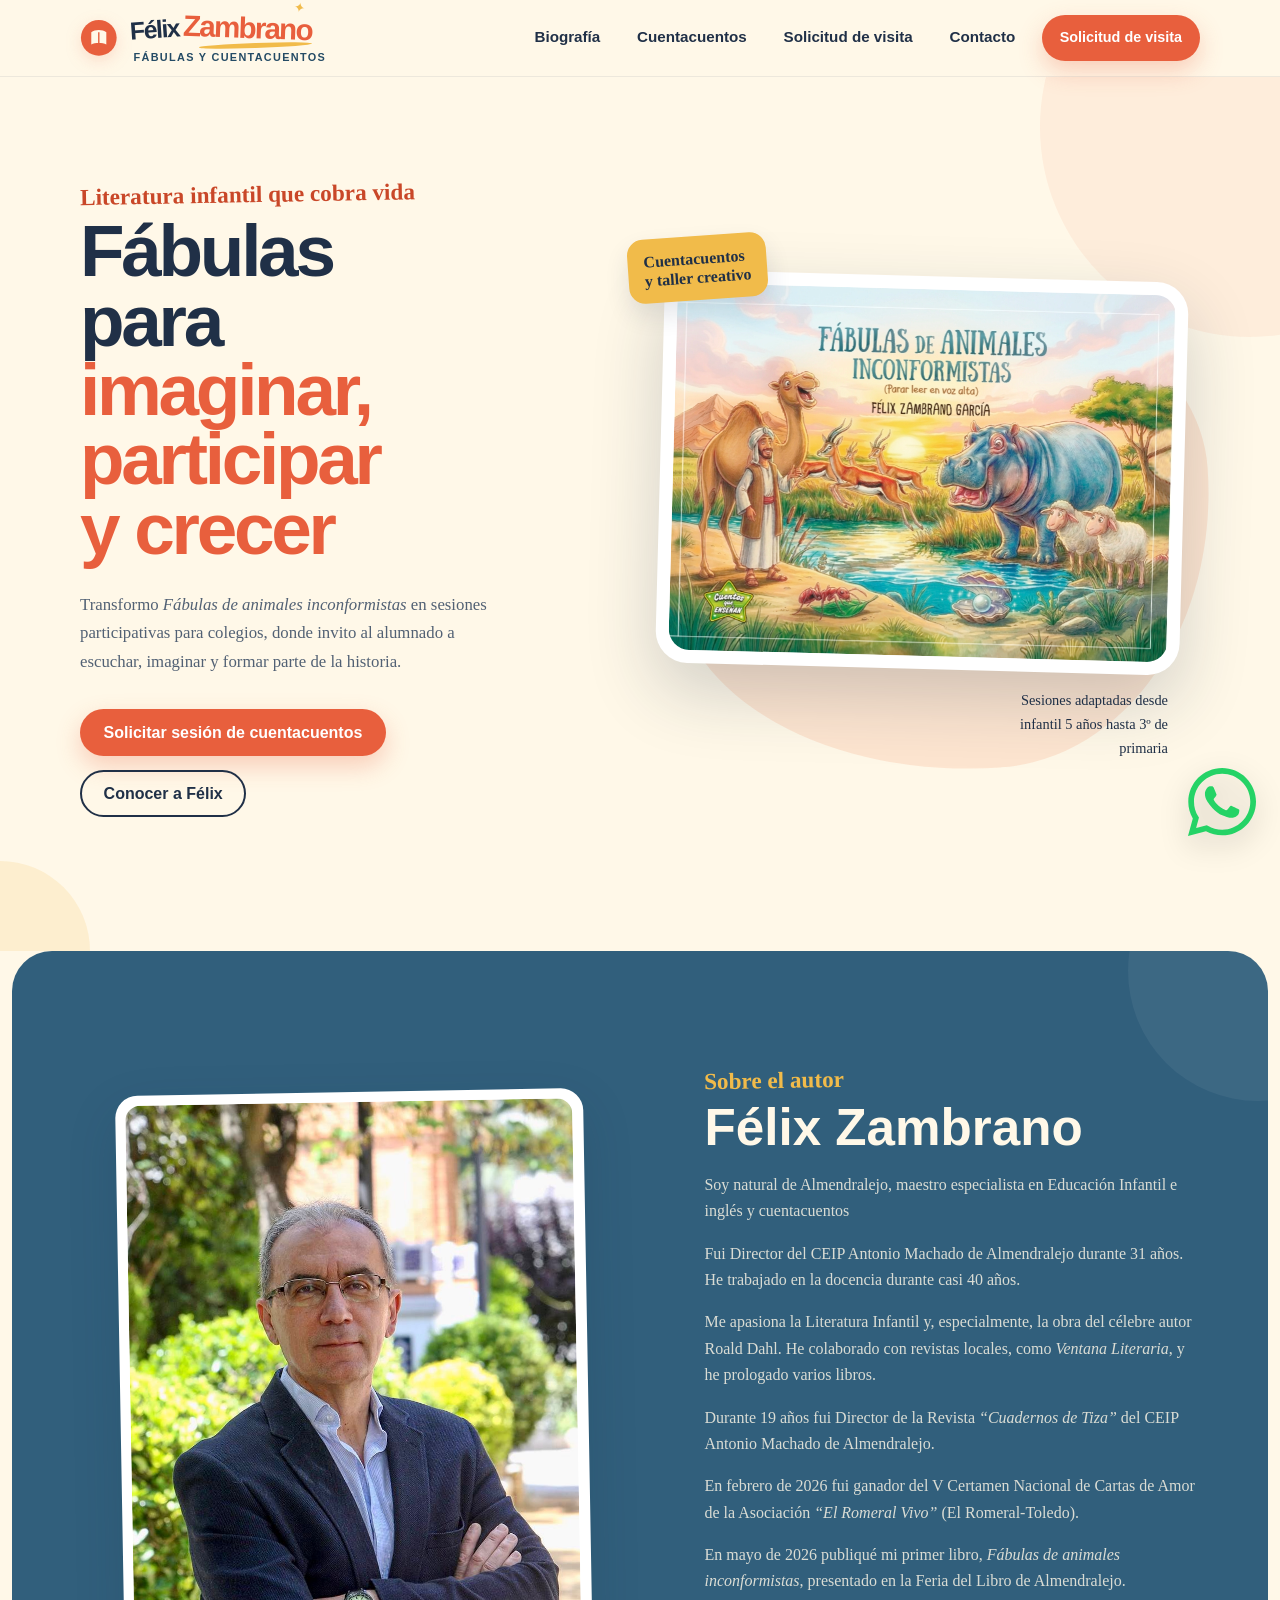
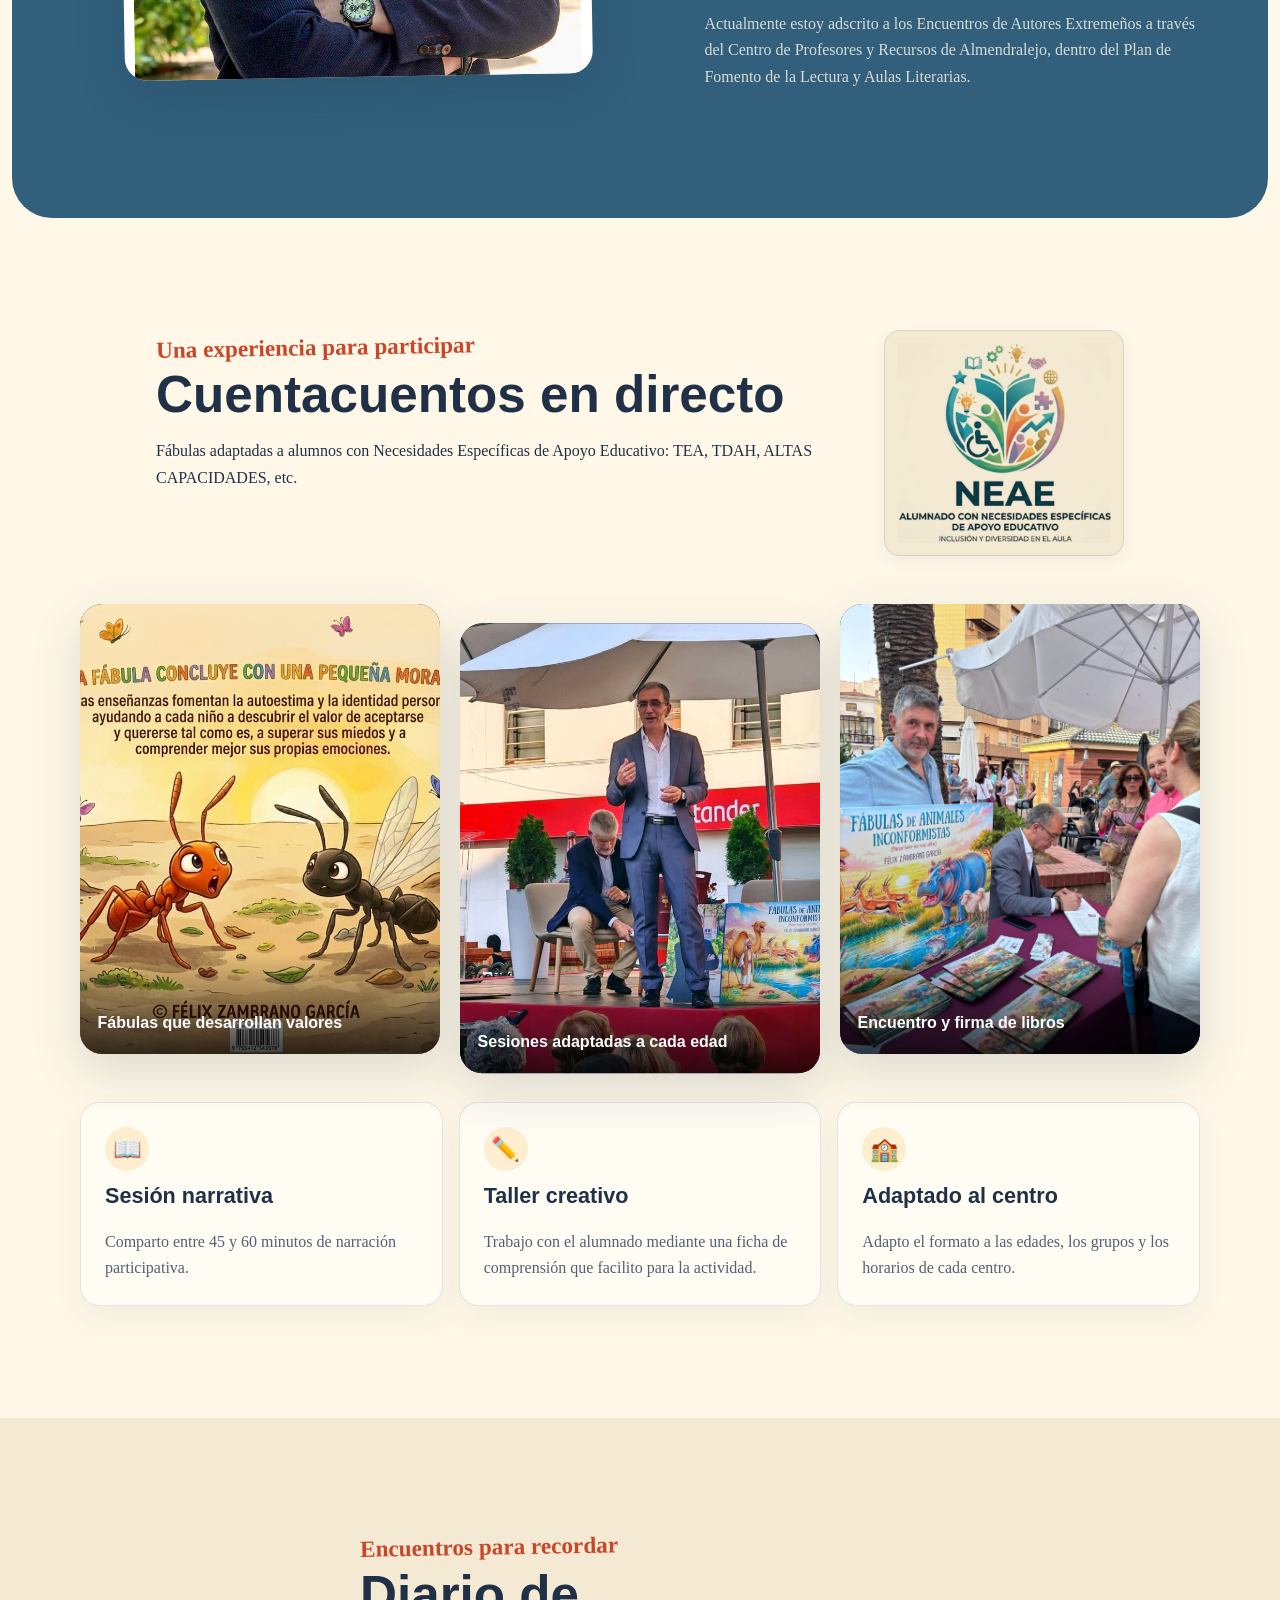
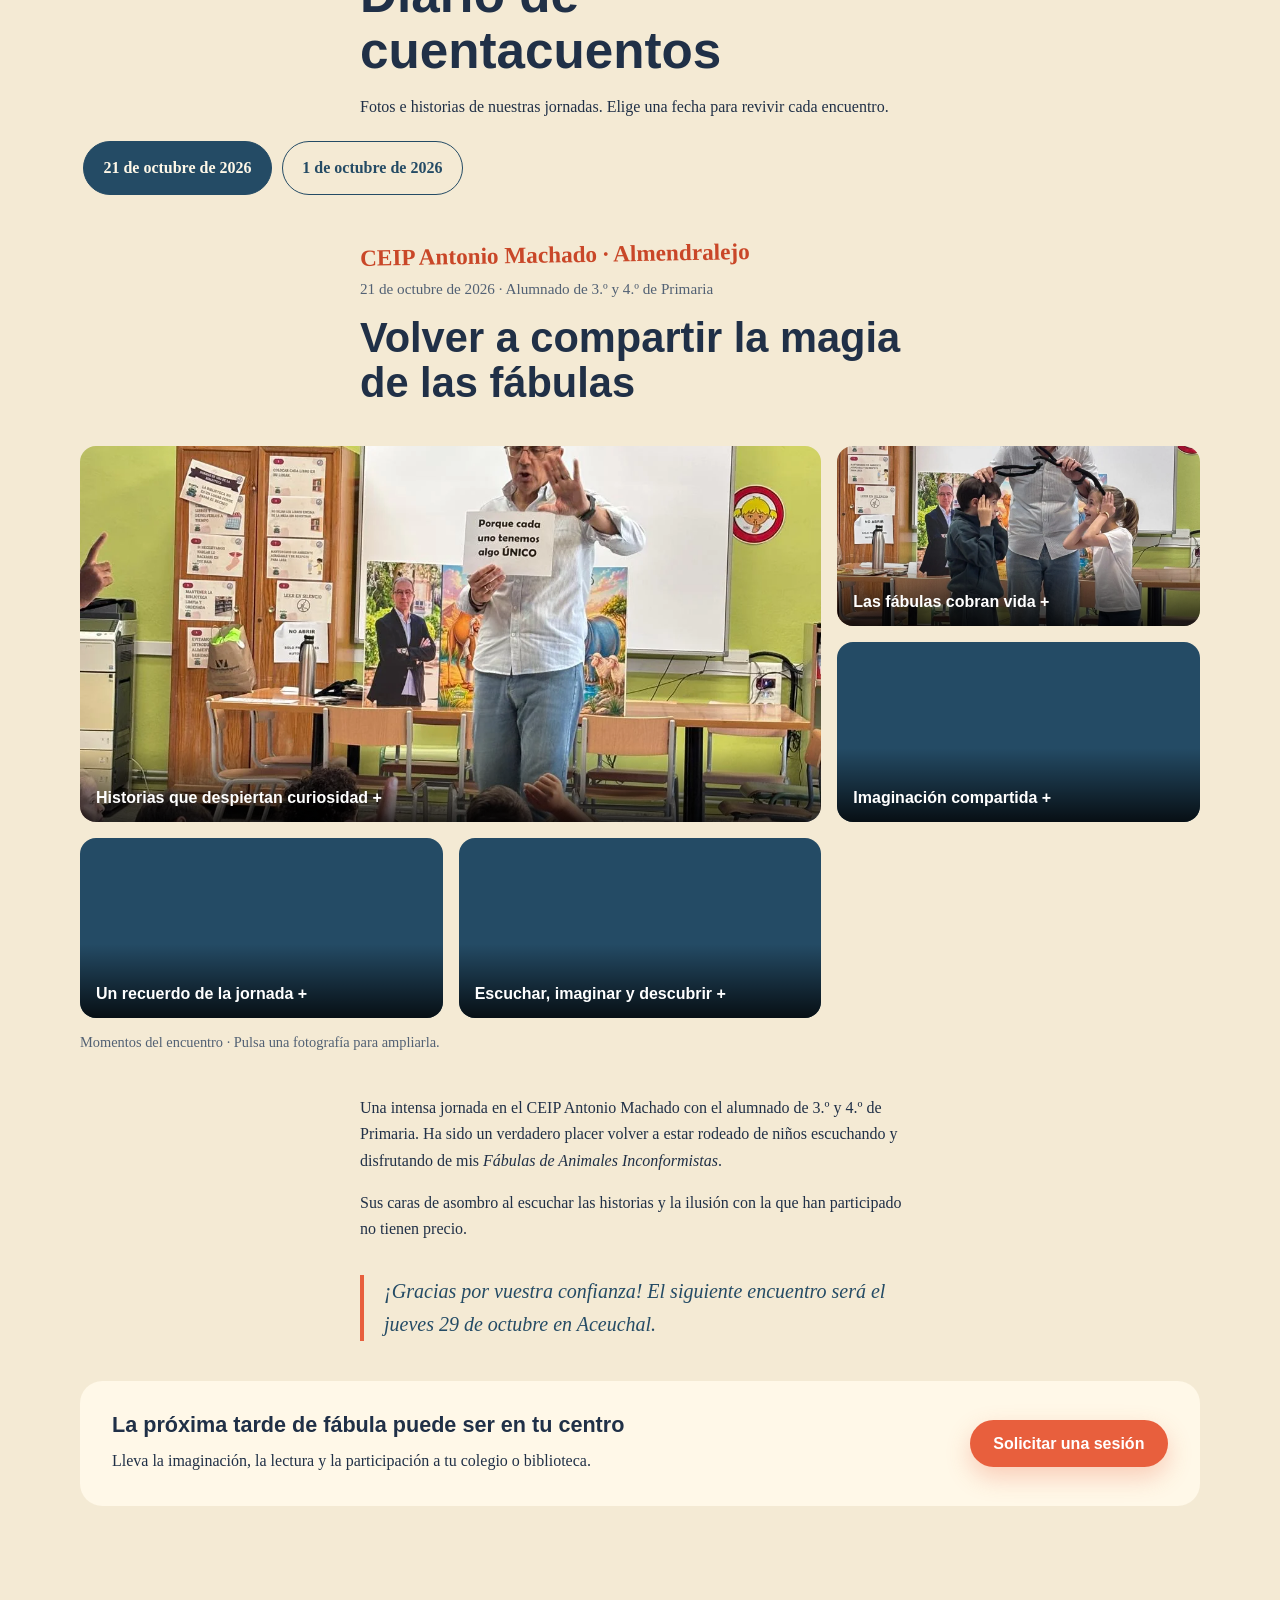
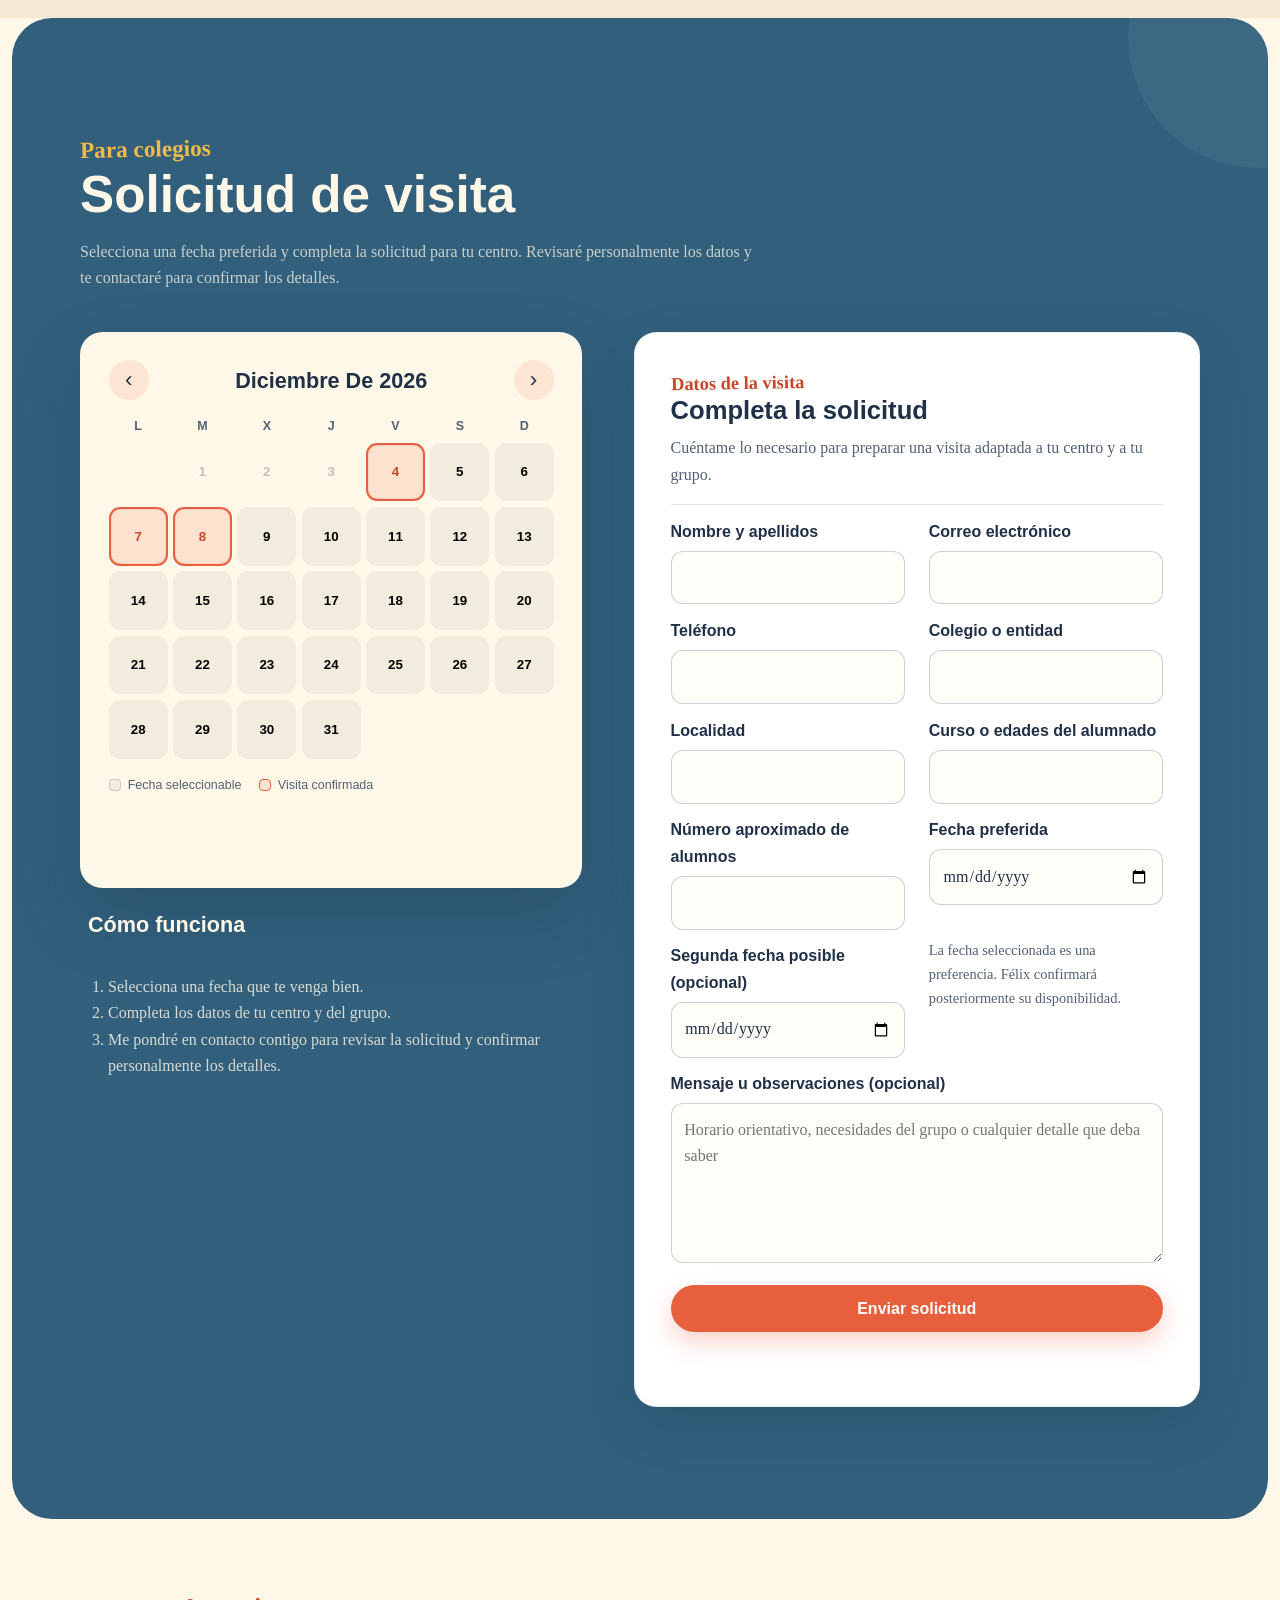
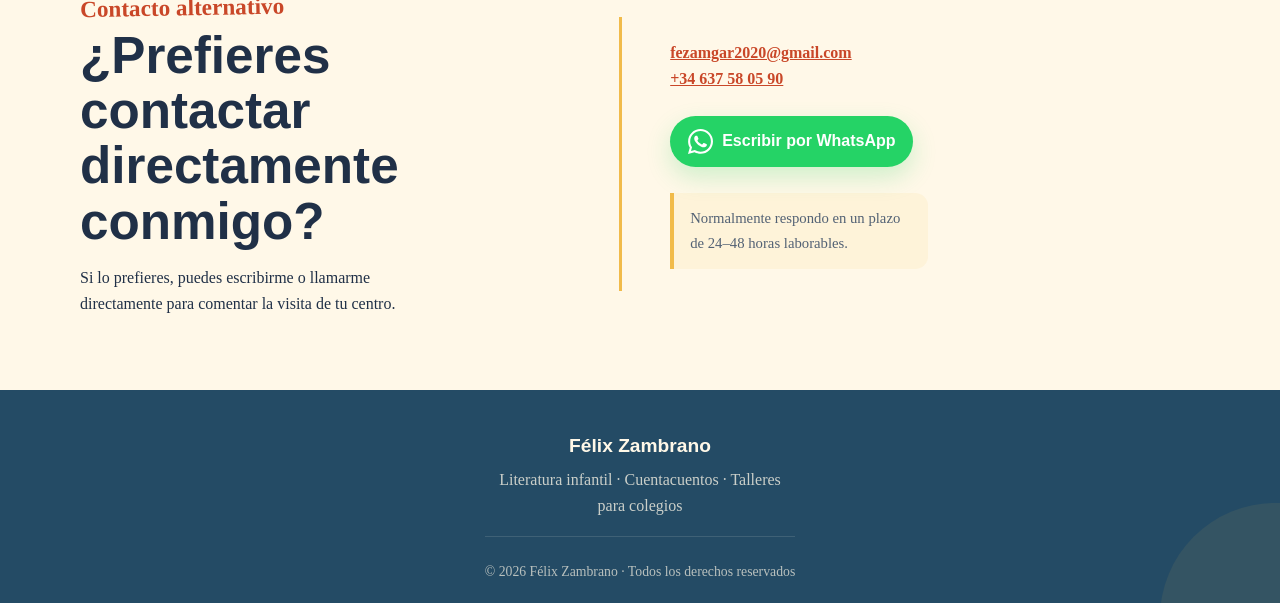
<file: index.html>
<!doctype html>
<html lang="es">

<head>
  <meta charset="utf-8">
  <meta name="viewport" content="width=device-width, initial-scale=1">
  <meta name="description"
    content="Félix Zambrano, autor de literatura infantil. Cuentacuentos y talleres de creación para colegios de Infantil y Primaria.">
  <meta name="theme-color" content="#315f7c">
  <meta property="og:title" content="Félix Zambrano · Cuentacuentos para colegios">
  <meta property="og:description"
    content="Historias que se leen y cuentos que se viven. Consulta las sesiones y solicita una fecha para tu centro.">
  <meta property="og:type" content="website">
  <title>Félix Zambrano · Cuentacuentos para colegios</title>
  <link rel="stylesheet" href="assets/css/styles.css">
  <script src="assets/js/app.js" defer></script>
</head>

<body>
  <a class="skip-link" href="#contenido">Saltar al contenido</a>

  <header class="site-header" id="siteHeader">
    <nav class="nav container" aria-label="Navegación principal">
      <a class="brand" href="#inicio" aria-label="Félix Zambrano, inicio">
        <svg class="brand__mark" viewBox="0 0 40 40" aria-hidden="true">
          <circle cx="20" cy="20" r="19" fill="currentColor" />
          <path d="M12 14c4-3 12-3 16 0v13c-4-2-12-2-16 0z" fill="#fff8e8" />
          <path d="M20 14v13" stroke="currentColor" stroke-width="1.5" />
        </svg>

        <span class="brand__text">
          <span class="brand__name">
            <strong class="brand__felix">Félix</strong>
            <strong class="brand__zambrano">Zambrano</strong>
          </span>

          <small>Fábulas y cuentacuentos</small>
        </span>
      </a>

      <button class="nav__toggle" id="navToggle" type="button" aria-controls="navMenu" aria-expanded="false">
        <span class="sr-only">Abrir menú</span><span aria-hidden="true">☰</span>
      </button>

      <div class="nav__menu" id="navMenu">
        <a href="#biografia">Biografía</a>
        <a href="#cuentacuentos">Cuentacuentos</a>
        <a href="#calendario">Solicitud de visita</a>
        <a href="#contacto">Contacto</a>
      </div>
      <a class="button button--small button--primary" href="#calendario">Solicitud de visita</a>
    </nav>
  </header>

  <main id="contenido">
    <section class="hero" id="inicio">
      <div class="container hero__grid">

        <div class="hero__copy">
          <p class="eyebrow">Literatura infantil que cobra vida</p>

          <h1>
            Fábulas para
            <span>imaginar, participar y crecer</span>
          </h1>

          <p class="lead">
  Transformo <cite>Fábulas de animales inconformistas</cite>
  en sesiones participativas para colegios, donde invito al alumnado a escuchar,
  imaginar y formar parte de la historia.
</p>

          <div class="button-row">
            <a class="button button--primary" href="#calendario">
              Solicitar sesión de cuentacuentos
            </a>

            <a class="button button--secondary" href="#biografia">
              Conocer a Félix
            </a>
          </div>
        </div>

        <div class="hero__visual">
          <span class="hero__badge">
            Cuentacuentos<br>
            y taller creativo
          </span>

          <figure class="hero__media">
            <img src="assets/images/FabulasPortada.jpeg" alt="Portada del libro Fábulas de animales inconformistas"
              width="720" height="900">
          </figure>

          <p class="hero__note">
            Sesiones adaptadas desde infantil 5 años hasta 3º de primaria
          </p>
        </div>

      </div>
    </section>

    <section class="section section--blue" id="biografia">
      <div class="container two-columns">
        <figure class="portrait paper-card">
          <img src="assets/images/FelixPerfil.jpeg" alt="Retrato de Félix Zambrano" width="680" height="850"
            loading="lazy">
        </figure>
        <div>
          <p class="eyebrow">Sobre el autor</p>
          <h2>Félix Zambrano</h2>
          <p>Soy natural de Almendralejo, maestro especialista en Educación Infantil e inglés y cuentacuentos</p>
          <p>Fui Director del CEIP Antonio Machado de Almendralejo durante 31 años. He trabajado en la docencia durante casi 40 años.</p>
          <p>Me apasiona la Literatura Infantil y, especialmente, la obra del célebre autor Roald Dahl. He colaborado con revistas locales, como <cite>Ventana Literaria</cite>, y he prologado varios libros.</p>
          <p>Durante 19 años fui Director de la Revista <cite>“Cuadernos de Tiza”</cite> del CEIP Antonio Machado de Almendralejo.</p>
          <p>En febrero de 2026 fui ganador del V Certamen Nacional de Cartas de Amor de la Asociación <cite>“El Romeral Vivo”</cite> (El Romeral-Toledo).</p>
          <p>En mayo de 2026 publiqué mi primer libro, <cite>Fábulas de animales inconformistas</cite>, presentado en la Feria del Libro de Almendralejo.</p>
          <p>Actualmente estoy adscrito a los Encuentros de Autores Extremeños a través del Centro de Profesores y Recursos de Almendralejo, dentro del Plan de Fomento de la Lectura y Aulas Literarias.</p>

        </div>
      </div>
    </section>

    <section class="section" id="cuentacuentos">
      <div class="container">
        <div class="cuentacuentos-intro">
        <header class="section-heading">
          <p class="eyebrow">Una experiencia para participar</p>
          <h2>Cuentacuentos en directo</h2>
<p>
  Fábulas adaptadas a alumnos con Necesidades Específicas de Apoyo Educativo: TEA, TDAH, ALTAS CAPACIDADES, etc.
</p>        </header>
          <figure class="neae-visual">
            <img src="assets/images/NEAElogo.png" alt="NEAE">
          </figure>
        </div>
        <div class="gallery">
          <figure class="gallery-card"><img src="assets/images/FalubasContraportada.jpeg"
              alt="Ilustración de la contraportada del libro" width="600" height="750" loading="lazy">
            <figcaption>Fábulas que desarrollan valores</figcaption>
          </figure>
          <figure class="gallery-card"><img src="assets/images/FabulasCuentacuento.jpeg"
              alt="Félix durante una sesión de cuentacuentos" width="600" height="750" loading="lazy">
            <figcaption>Sesiones adaptadas a cada edad</figcaption>
          </figure>
          <figure class="gallery-card"><img src="assets/images/FabulasFirma.jpeg"
              alt="Firma de ejemplares tras una sesión" width="600" height="750" loading="lazy">
            <figcaption>Encuentro y firma de libros</figcaption>
          </figure>
        </div>
        <div class="service-grid">
          <article><span aria-hidden="true">📖</span>
            <h3>Sesión narrativa</h3>
            <p>Comparto entre 45 y 60 minutos de narración participativa.</p>
          </article>
          <article><span aria-hidden="true">✏️</span>
            <h3>Taller creativo</h3>
            <p>Trabajo con el alumnado mediante una ficha de comprensión que facilito para la actividad.</p>
          </article>
          <article><span aria-hidden="true">🏫</span>
            <h3>Adaptado al centro</h3>
            <p>Adapto el formato a las edades, los grupos y los horarios de cada centro.</p>
          </article>
        </div>
      </div>
    </section>

    <section class="section event-story" id="otono-literario" aria-labelledby="event-story-title">
      <article class="container event-story__article">
        <header class="event-story__heading">
          <p class="eyebrow">Encuentros para recordar</p>
          <h2 id="event-story-title">Diario de cuentacuentos</h2>
          <p>Fotos e historias de nuestras jornadas. Elige una fecha para revivir cada encuentro.</p>
        </header>
        <div class="event-tabs" role="tablist" aria-label="Fechas de los encuentros">
          <button type="button" role="tab" id="tab-october-21" aria-controls="panel-october-21" aria-selected="true">21 de octubre de 2026</button>
          <button type="button" role="tab" id="tab-october-01" aria-controls="panel-october-01" aria-selected="false" tabindex="-1">1 de octubre de 2026</button>
        </div>
        <div role="tabpanel" id="panel-october-21" aria-labelledby="tab-october-21" tabindex="0">
          <header class="event-story__heading">
            <p class="eyebrow">CEIP Antonio Machado · Almendralejo</p>
            <p class="event-story__date"><time datetime="2026-10-21">21 de octubre de 2026</time> · Alumnado de 3.º y 4.º de Primaria</p>
            <h3 class="event-story__day-title">Volver a compartir la magia de las fábulas</h3>
          </header>
          <div class="event-gallery event-gallery--school" aria-label="Fotografías de la jornada en el CEIP Antonio Machado">
            <a class="event-gallery__item" href="assets/images/antonio-machado-2026-10-21-1.webp" data-event-photo data-caption="Historias que despiertan curiosidad" aria-label="Ampliar fotografía: Historias que despiertan curiosidad">
              <img src="assets/images/antonio-machado-2026-10-21-1.webp" alt="Félix narra una fábula ante el alumnado en la biblioteca del colegio." width="1200" height="1600" loading="lazy" decoding="async">
              <span class="event-gallery__caption">Historias que despiertan curiosidad<span aria-hidden="true"> +</span></span>
            </a>
            <a class="event-gallery__item" href="assets/images/antonio-machado-2026-10-21-2.webp" data-event-photo data-caption="Las fábulas cobran vida" aria-label="Ampliar fotografía: Las fábulas cobran vida">
              <img src="assets/images/antonio-machado-2026-10-21-2.webp" alt="Dos escolares participan junto a Félix en la representación de una fábula." width="1200" height="1600" loading="lazy" decoding="async">
              <span class="event-gallery__caption">Las fábulas cobran vida<span aria-hidden="true"> +</span></span>
            </a>
            <a class="event-gallery__item" href="assets/images/antonio-machado-2026-10-21-3.webp" data-event-photo data-caption="Imaginación compartida" aria-label="Ampliar fotografía: Imaginación compartida">
              <img src="assets/images/antonio-machado-2026-10-21-3.webp" alt="Félix muestra una ilustración mientras dos escolares participan en el aula." width="1600" height="1200" loading="lazy" decoding="async">
              <span class="event-gallery__caption">Imaginación compartida<span aria-hidden="true"> +</span></span>
            </a>
            <a class="event-gallery__item" href="assets/images/antonio-machado-2026-10-21-4.webp" data-event-photo data-caption="Un recuerdo de la jornada" aria-label="Ampliar fotografía: Un recuerdo de la jornada">
              <img src="assets/images/antonio-machado-2026-10-21-4.webp" alt="Fotografía de grupo del alumnado con Félix y un docente." width="1076" height="1013" loading="lazy" decoding="async">
              <span class="event-gallery__caption">Un recuerdo de la jornada<span aria-hidden="true"> +</span></span>
            </a>
            <a class="event-gallery__item" href="assets/images/antonio-machado-2026-10-21-5.webp" data-event-photo data-caption="Escuchar, imaginar y descubrir" aria-label="Ampliar fotografía: Escuchar, imaginar y descubrir">
              <img src="assets/images/antonio-machado-2026-10-21-5.webp" alt="Félix comparte una ilustración de su libro con el alumnado." width="1172" height="886" loading="lazy" decoding="async">
              <span class="event-gallery__caption">Escuchar, imaginar y descubrir<span aria-hidden="true"> +</span></span>
            </a>
          </div>
          <p class="event-gallery__hint">Momentos del encuentro · Pulsa una fotografía para ampliarla.</p>
          <div class="event-story__body">
            <p>Una intensa jornada en el CEIP Antonio Machado con el alumnado de 3.º y 4.º de Primaria. Ha sido un verdadero placer volver a estar rodeado de niños escuchando y disfrutando de mis <cite>Fábulas de Animales Inconformistas</cite>.</p>
            <p>Sus caras de asombro al escuchar las historias y la ilusión con la que han participado no tienen precio.</p>
            <p class="event-story__closing">¡Gracias por vuestra confianza! El siguiente encuentro será el jueves 29 de octubre en Aceuchal.</p>
          </div>
        </div>
        <div role="tabpanel" id="panel-october-01" aria-labelledby="tab-october-01" tabindex="0" hidden>
        <header class="event-story__heading">
          <p class="eyebrow">Otoño Literario · Almendralejo</p>
          <p class="event-story__date"><time datetime="2026-10-01">1 de octubre de 2026</time> · Biblioteca Municipal de Almendralejo</p>
          <h2 id="october-01-title">¡Una tarde de fábula!</h2>
          <p class="event-story__subtitle">Ilusión y fantasía</p>
          <p class="lead">La literatura infantil volvió a llenar de ilusión y fantasía la Biblioteca Municipal de Almendralejo con la presencia del escritor Félix Zambrano, protagonista de una nueva actividad del programa Otoño Literario.</p>
        </header>
        <div class="event-gallery" aria-label="Fotografías del Otoño Literario">
            <a class="event-gallery__item" href="assets/images/otono-literario-2026-1.webp" data-event-photo data-caption="Una sala llena de historias" aria-label="Ampliar fotografía: Una sala llena de historias">
              <img src="assets/images/otono-literario-2026-1.webp" alt="Niños y familias escuchan a Félix Zambrano en la sala infantil de la biblioteca." width="1600" height="1200" loading="lazy" decoding="async">
              <span class="event-gallery__caption">Una sala llena de historias<span aria-hidden="true"> +</span></span>
            </a>
            <a class="event-gallery__item" href="assets/images/otono-literario-2026-2.webp" data-event-photo data-caption="Un recuerdo compartido" aria-label="Ampliar fotografía: Un recuerdo compartido">
              <img src="assets/images/otono-literario-2026-2.webp" alt="Félix Zambrano junto al grupo de niños participantes en el encuentro." width="1600" height="1200" loading="lazy" decoding="async">
              <span class="event-gallery__caption">Un recuerdo compartido<span aria-hidden="true"> +</span></span>
            </a>
            <a class="event-gallery__item" href="assets/images/otono-literario-2026-3.webp" data-event-photo data-caption="Fábulas que cobran vida" aria-label="Ampliar fotografía: Fábulas que cobran vida">
              <img src="assets/images/otono-literario-2026-3.webp" alt="Félix muestra las ilustraciones de su libro durante el cuentacuentos." width="1600" height="1200" loading="lazy" decoding="async">
              <span class="event-gallery__caption">Fábulas que cobran vida<span aria-hidden="true"> +</span></span>
            </a>
            <a class="event-gallery__item" href="assets/images/otono-literario-2026-4.webp" data-event-photo data-caption="Libros con dedicatoria" aria-label="Ampliar fotografía: Libros con dedicatoria">
              <img src="assets/images/otono-literario-2026-4.webp" alt="Félix Zambrano firma un ejemplar de su libro." width="1600" height="1200" loading="lazy" decoding="async">
              <span class="event-gallery__caption">Libros con dedicatoria<span aria-hidden="true"> +</span></span>
            </a>
            <a class="event-gallery__item" href="assets/images/otono-literario-2026-5.webp" data-event-photo data-caption="Lectura y participación" aria-label="Ampliar fotografía: Lectura y participación">
              <img src="assets/images/otono-literario-2026-5.webp" alt="El público participa en la actividad en la Biblioteca Municipal de Almendralejo." width="1600" height="1200" loading="lazy" decoding="async">
              <span class="event-gallery__caption">Lectura y participación<span aria-hidden="true"> +</span></span>
            </a>
            <a class="event-gallery__item" href="assets/images/otono-literario-2026-6.webp" data-event-photo data-caption="Imaginación en movimiento" aria-label="Ampliar fotografía: Imaginación en movimiento">
              <img src="assets/images/otono-literario-2026-6.webp" alt="Félix anima la sesión de cuentacuentos ante los niños." width="1200" height="1600" loading="lazy" decoding="async">
              <span class="event-gallery__caption">Imaginación en movimiento<span aria-hidden="true"> +</span></span>
            </a>
        </div>
        <p class="event-gallery__hint">Momentos del encuentro · Pulsa una fotografía para ampliarla.</p>

        <div class="event-story__body">
          <p>La sala infantil de la biblioteca se quedó completamente llena para recibir al autor de <cite>Fábulas de Animales Inconformistas</cite>, en una tarde en la que varias decenas de niños disfrutaron de un divertido y participativo cuentacuentos basado en su obra.</p>
          <p>A través de sus personajes y sus historias, Zambrano consiguió transportar a los más pequeños a un mundo de imaginación, aventuras y animales con personalidad propia, demostrando que la literatura puede ser también un espacio para jugar, descubrir y hacerse preguntas.</p>
          <p>La actividad permitió acercar el libro y al propio autor a los niños de una manera cercana y entretenida, fomentando el gusto por la lectura desde edades tempranas y convirtiendo la biblioteca en un lugar de encuentro, participación y diversión.</p>
          <p>La respuesta del público fue una de las mejores imágenes de la jornada: una sala infantil repleta, decenas de niños atentos a cada historia y la magia de la lectura compartida.</p>
          <p>Con actividades como esta, el Otoño Literario continúa llevando la cultura y los libros a todos los públicos, con especial atención a los más pequeños.</p>
          <p class="event-story__closing">Porque cuando una biblioteca se llena de niños, también se llena de imaginación, historias y futuro.</p>
        </div>
        </div>
        <dialog class="event-lightbox" id="eventLightbox" aria-label="Imagen ampliada">
          <button class="event-lightbox__close" type="button" aria-label="Cerrar imagen">Cerrar <span aria-hidden="true">×</span></button>
          <figure>
            <img alt="" id="eventLightboxImage">
            <figcaption id="eventLightboxCaption"></figcaption>
          </figure>
        </dialog>
        <aside class="event-story__invitation" aria-label="Solicitar un cuentacuentos">
          <div>
            <h3>La próxima tarde de fábula puede ser en tu centro</h3>
            <p>Lleva la imaginación, la lectura y la participación a tu colegio o biblioteca.</p>
          </div>
          <a class="button button--primary" href="#calendario">Solicitar una sesión</a>
        </aside>
      </article>
    </section>

    <section class="section upcoming-section" id="proximas-visitas" hidden>
      <div class="container">
        <header class="section-heading upcoming-section__heading">
          <p class="eyebrow">Agenda confirmada</p>
          <h2>Próximos eventos</h2>
          <p>Los próximos encuentros y talleres para compartir historias e imaginación.</p>
        </header>
        <div class="upcoming-visits" id="upcomingVisits"></div>
      </div>
    </section>

    <section class="section section--blue" id="calendario">
      <div class="container">
        <header class="calendar-intro">
          <p class="eyebrow">Para colegios</p>
          <h2>Solicitud de visita</h2>
          <p>Selecciona una fecha preferida y completa la solicitud para tu centro. Revisaré personalmente los datos y te contactaré para confirmar los detalles.</p>
        </header>
        <div class="request-layout">
          <div class="request-calendar">
            <div class="calendar-card" aria-label="Selector de fecha preferida">
              <div class="calendar-nav">
                <button id="prevMonth" type="button" aria-label="Mostrar mes anterior">‹</button>
                <h3 id="calendarLabel" aria-live="polite"></h3>
                <button id="nextMonth" type="button" aria-label="Mostrar mes siguiente">›</button>
              </div>
              <div class="calendar-grid" id="calendarGrid"></div>
              <ul class="calendar-legend" aria-label="Leyenda del calendario">
                <li><span class="calendar-legend__swatch calendar-legend__swatch--available" aria-hidden="true"></span>Fecha seleccionable</li>
                <li><span class="calendar-legend__swatch calendar-legend__swatch--confirmed" aria-hidden="true"></span>Visita confirmada</li>
              </ul>
              <p class="calendar-status" id="calendarStatus" role="status" aria-live="polite">La fecha seleccionada es una preferencia. Félix confirmará posteriormente su disponibilidad.</p>
            </div>
            <aside class="booking-info">
              <h3>Cómo funciona</h3>
              <ol>
                <li>Selecciona una fecha que te venga bien.</li>
                <li>Completa los datos de tu centro y del grupo.</li>
                <li>Me pondré en contacto contigo para revisar la solicitud y confirmar personalmente los detalles.</li>
              </ol>
            </aside>
          </div>
          <form class="contact-form paper-card" id="contactForm" action="https://formspree.io/f/maewakja" method="POST" novalidate>
            <div class="request-form__intro">
              <p class="eyebrow">Datos de la visita</p>
              <h3>Completa la solicitud</h3>
              <p>Cuéntame lo necesario para preparar una visita adaptada a tu centro y a tu grupo.</p>
            </div>
            <div class="form-field"><label for="contactName">Nombre y apellidos</label><input id="contactName" name="name"
                type="text" autocomplete="name" required></div>
            <div class="form-field"><label for="contactEmail">Correo electrónico</label><input id="contactEmail"
                name="email" type="email" autocomplete="email" required></div>
            <div class="form-field"><label for="contactPhone">Teléfono</label><input id="contactPhone" name="phone"
                type="tel" autocomplete="tel" required></div>
            <div class="form-field"><label for="contactSchool">Colegio o entidad</label><input id="contactSchool"
                name="school" type="text" autocomplete="organization" required></div>
            <div class="form-field"><label for="contactLocation">Localidad</label><input id="contactLocation"
                name="location" type="text" autocomplete="address-level2" required></div>
            <div class="form-field"><label for="contactCourseAges">Curso o edades del alumnado</label><input id="contactCourseAges"
                name="course_ages" type="text" autocomplete="off" required></div>
            <div class="form-field"><label for="contactStudents">Número aproximado de alumnos</label><input id="contactStudents"
                name="students" type="number" min="1" max="10000" inputmode="numeric" required></div>
            <div class="form-field"><label for="preferredDate">Fecha preferida</label><input id="preferredDate"
                name="preferred_date" type="date" aria-describedby="preferredDateHelp" required></div>
            <p class="form-help" id="preferredDateHelp" aria-live="polite">La fecha seleccionada es una preferencia. Félix confirmará posteriormente su disponibilidad.</p>
            <div class="form-field"><label for="alternativeDate">Segunda fecha posible (opcional)</label><input id="alternativeDate"
                name="alternative_date" type="date"></div>
            <div class="form-field"><label for="contactMessage">Mensaje u observaciones (opcional)</label><textarea id="contactMessage"
                name="message" rows="5" placeholder="Horario orientativo, necesidades del grupo o cualquier detalle que deba saber"></textarea>
            </div>
            <button class="button button--primary" id="contactSubmit" type="submit">Enviar solicitud</button>
            <p class="form-status" id="contactStatus" role="status" aria-live="polite" aria-atomic="true"></p>
          </form>
        </div>
      </div>
    </section>

    <section class="section alternative-contact-section" id="contacto">
      <div class="container alternative-contact">
        <div>
          <p class="eyebrow">Contacto alternativo</p>
          <h2>¿Prefieres contactar directamente conmigo?</h2>
          <p class="alternative-contact__intro">Si lo prefieres, puedes escribirme o llamarme directamente para comentar la visita de tu centro.</p>
        </div>
        <div class="alternative-contact__details">
          <p><a class="text-link" href="mailto:fezamgar2020@gmail.com">fezamgar2020@gmail.com</a><br><a
              class="text-link" href="tel:+34637580590 ">+34 637 58 05 90</a></p>
          <a class="whatsapp-cta"
            href="https://wa.me/34637580590?text=Hola%20Félix,%20me%20gustaría%20pedir%20información%20sobre%20un%20cuentacuentos%20para%20mi%20centro."
            target="_blank" rel="noopener noreferrer">
            <img class="whatsapp-cta__icon" src="assets/images/WhatsApp_icon.svg" alt="" aria-hidden="true">
            Escribir por WhatsApp
          </a>
          <p class="contact__note">
             Normalmente respondo en un plazo de 24–48 horas laborables.
          </p>
        </div>
      </div>
    </section>
  </main>

  <footer class="footer">
    <div class="container footer__inner">
      <div class="footer__brand">
        <strong>Félix Zambrano</strong>
        <p>Literatura infantil · Cuentacuentos · Talleres para colegios</p>
      </div>
      <p>© <span id="currentYear">2026</span> Félix Zambrano · Todos los derechos reservados</p>
    </div>
  </footer>

<a
  class="whatsapp-float"
  href="https://wa.me/34637580590"
  target="_blank"
  rel="noopener noreferrer"
  aria-label="Contactar por WhatsApp"
>
  <img src="assets/images/WhatsApp_icon.svg" alt="WhatsApp">
</a>

</body>

</html>
</file>
<file: assets/css/styles.css>
:root {
    --cream: #fff8e8;
    --cream-2: #f4ead4;
    --blue: #315f7c;
    --blue-dark: #244b65;
    --ink: #203047;
    --ink-soft: #526174;
    --coral: #e85f3d;
    --coral-dark: #c94728;
    --gold: #f1bb4a;
    --white: #fff;
    --sol: #f4b942;
    --radius: 1.4rem;
    --shadow: 0 18px 50px rgba(25, 44, 64, .15);
    --max: 1120px
}

* {
    box-sizing: border-box
}

html {
    scroll-behavior: smooth;
    scroll-padding-top: 6rem
}

body {
    margin: 0;
    background: var(--cream);
    color: var(--ink);
    font-family: Georgia, "Times New Roman", serif;
    line-height: 1.65
}

img,
svg {
    display: block;
    max-width: 100%
}

a {
    color: inherit
}

h1,
h2,
h3,
p {
    margin-top: 0
}

h1,
h2,
h3,
.brand,
.button,
.nav__menu,
.stats dt {
    font-family: "Trebuchet MS", Arial, sans-serif;
    line-height: 1.08
}

h1 {
    font-size: clamp(2.7rem, 6vw, 5rem);
    max-width: 12ch;
    margin-bottom: 1.3rem
}

h1 span {
    color: var(--coral)
}

h2 {
    font-size: clamp(2rem, 4vw, 3.2rem);
    margin-bottom: 1rem
}

h3 {
    font-size: 1.35rem
}

.container {
    width: min(calc(100% - 2rem), var(--max));
    margin-inline: auto
}

.section {
    padding: clamp(4.5rem, 9vw, 7rem) 0
}

.skip-link {
    position: fixed;
    left: 1rem;
    top: -5rem;
    background: var(--ink);
    color: #fff;
    padding: .8rem 1rem;
    z-index: 1000
}

.skip-link:focus {
    top: 1rem
}

.sr-only {
    position: absolute;
    width: 1px;
    height: 1px;
    padding: 0;
    margin: -1px;
    overflow: hidden;
    clip: rect(0, 0, 0, 0);
    white-space: nowrap;
    border: 0
}

:focus-visible {
    outline: 3px solid var(--gold);
    outline-offset: 4px
}

/* HEADER */

.site-header {
  position: sticky;
  top: 0;
  z-index: 50;
  background: rgba(255, 248, 232, 0.92);
  backdrop-filter: blur(12px);
  border-bottom: 1px solid rgba(28, 48, 78, 0.08);
}

.site-header.is-scrolled {
  box-shadow: 0 8px 24px rgba(32, 48, 71, 0.1);
}

.nav {
  min-height: 72px;
  display: flex;
  align-items: center;
  gap: 1.5rem;
}

.brand {
  display: flex;
  align-items: center;
  gap: 0.75rem;
  margin-right: auto;
  color: inherit;
  text-decoration: none;
}

.brand__mark {
  width: 2.35rem;
  flex: none;
  color: var(--coral);
  transition: transform 0.3s cubic-bezier(.2, 1.4, .4, 1);
}

.brand__text {
  display: flex;
  flex-direction: column;
  line-height: 1;
}

.brand__name {
  position: relative;
  display: flex;
  align-items: baseline;
  gap: 0.3rem;
  width: max-content;
}

.brand__felix,
.brand__zambrano {
  display: inline-block;
  font-family: "Trebuchet MS", "Arial Rounded MT Bold", sans-serif;
  font-weight: 900;
  letter-spacing: -0.06em;
  transition: transform 0.25s ease;
}

.brand__felix {
  color: var(--ink);
  font-size: 1.55rem;
  transform: rotate(-4deg);
}

.brand__zambrano {
  color: var(--coral);
  font-size: 1.85rem;
  transform: rotate(2deg);
}

.brand__name::before {
  content: "✦";
  position: absolute;
  top: -0.75rem;
  right: 0.4rem;
  color: var(--gold);
  font-size: 0.85rem;
  transform: rotate(12deg);
}

.brand__name::after {
  content: "";
  position: absolute;
  right: 0;
  bottom: -0.28rem;
  width: 62%;
  height: 5px;
  border-radius: 50%;
  background: var(--gold);
  transform: rotate(-2deg);
}

.brand__text small {
  margin-top: 0.55rem;
  padding-left: 0.25rem;
  color: var(--green);
  font-size: 0.68rem;
  font-weight: 800;
  letter-spacing: 0.12em;
  text-transform: uppercase;
}

.brand:hover .brand__felix {
  transform: rotate(1deg) translateY(-2px);
}

.brand:hover .brand__zambrano {
  transform: rotate(-2deg) translateY(-3px);
}


/* NAV */

.nav__menu {
  display: flex;
  gap: 2rem;
  font-weight: 700;
}

.nav__menu a {
  display: inline-block;
  padding: 0.4rem 0.15rem 0.55rem;
  color: var(--ink);
  text-decoration: none;
  font-weight: 800;
  font-size: 0.95rem;

  background-image: linear-gradient(var(--gold), var(--gold));
  background-repeat: no-repeat;
  background-position: center bottom;
  background-size: 0 4px;

  transition:
    color 0.2s ease,
    transform 0.2s ease,
    background-size 0.25s ease;
}

.nav__menu a:hover {
  color: var(--coral-dark);
  transform: translateY(-2px) rotate(-1deg);
  background-size: 85% 4px;
}

.nav__toggle {
  display: none;
  border: 0;
  background: transparent;
  font-size: 1.7rem;
}


/* HERO */

.hero {
  position: relative;
  overflow: hidden;
  padding: clamp(4.5rem, 8vw, 7rem) 0;
}

.hero::before {
  content: "";
  position: absolute;
  width: 420px;
  height: 420px;
  right: -180px;
  top: -160px;
  border-radius: 50%;
  background: rgba(242, 103, 62, 0.08);
  pointer-events: none;
}

.hero__grid {
  display: grid;
  grid-template-columns: minmax(0, 0.92fr) minmax(420px, 1.08fr);
  gap: clamp(3rem, 7vw, 6.5rem);
  align-items: center;
}

.hero__copy h1 {
  max-width: 10ch;
  margin: 0;
  font-size: clamp(3.7rem, 5.5vw, 5.7rem);
  line-height: 0.96;
  letter-spacing: -0.035em;
  text-wrap: balance;
}

.hero__copy h1 span {
  display: block;
  color: var(--coral);
}

.hero__copy .lead {
  max-width: 49ch;
  margin: 1.75rem 0 0;
  font-size: clamp(1.05rem, 1.2vw, 1.2rem);
  line-height: 1.65;
}

.hero__visual {
  position: relative;
  width: 100%;
  max-width: 680px;
  justify-self: end;
  padding: 2.5rem 1rem 2rem;
}

.hero__visual::before {
  content: "";
  position: absolute;
  inset: 8% -2% 4% 5%;
  z-index: -1;
  border-radius: 46% 54% 42% 58% / 58% 42% 58% 42%;
  background: #ef7442;
  opacity: 0.14;
  transform: rotate(-4deg);
}

.hero__media {
  margin: 0;
  padding: 0.8rem;
  background: #fff;
  border-radius: 2rem;
  box-shadow: 0 28px 60px rgba(31, 53, 85, 0.16);
  transform: rotate(1.5deg);
}

.hero__media img {
  display: block;
  width: 100%;
  height: auto;
  border-radius: 1.3rem;
}

.hero__badge {
  position: absolute;
  top: 0;
  left: -1rem;
  z-index: 2;
  padding: 0.8rem 1rem;
  border-radius: 1rem;
  background: var(--gold);
  color: var(--ink);
  font-weight: 800;
  line-height: 1.2;
  transform: rotate(-4deg);
  box-shadow: 0 12px 24px rgba(31, 53, 85, 0.12);
}

.hero__note {
  max-width: 28ch;
  margin: 1.25rem 0 0 auto;
  padding-right: 1rem;
  color: var(--ink);
  font-size: 0.9rem;
  text-align: right;
}

.button-row {
  display: flex;
  flex-wrap: wrap;
  gap: 1rem;
  margin-top: 2rem;
}

.stats {
  display: grid;
  grid-template-columns: repeat(3, minmax(0, 1fr));
  gap: 1.5rem;
  margin: 3rem 0 0;
  padding-top: 1.75rem;
  border-top: 1px solid rgba(31, 53, 85, 0.14);
}

.stats dt {
  color: var(--green);
  font-size: 1.75rem;
  font-weight: 800;
}

.stats dd {
  margin: 0.2rem 0 0;
  font-size: 0.85rem;
  line-height: 1.35;
}


/* RESPONSIVE */

@media (max-width: 900px) {
  .hero__grid {
    grid-template-columns: 1fr;
    gap: 3rem;
  }

  .hero__copy h1 {
    max-width: 12ch;
  }

  .hero__visual {
    max-width: 620px;
    justify-self: center;
  }
}

@media (max-width: 640px) {
  .hero {
    padding: 3.25rem 0 4rem;
  }

  .hero__copy h1 {
    max-width: none;
    font-size: clamp(3rem, 14vw, 4.3rem);
  }

  .hero__visual {
    padding: 2rem 0 1rem;
  }

  .hero__badge {
    left: 0.2rem;
    font-size: 0.8rem;
  }

  .hero__note {
    max-width: none;
    padding: 0;
    text-align: center;
  }

  .button-row {
    display: grid;
    grid-template-columns: 1fr;
  }

  .button-row .button {
    width: 100%;
    justify-content: center;
  }

  .stats {
    grid-template-columns: 1fr;
    gap: 1rem;
  }

  .stats div {
    display: flex;
    align-items: baseline;
    gap: 0.75rem;
  }

  .nav__menu {
    display: none;
  }

  .nav__toggle {
    display: block;
  }

  .nav > .button {
    padding-inline: 1.35rem;
  }

  .brand__text small {
    display: none;
  }
}

.two-columns,
.calendar-layout,
.contact-layout {
    display: grid;
    grid-template-columns: 1.05fr .95fr;
    gap: clamp(2.5rem, 6vw, 5.5rem);
    align-items: center
}

.lead {
    font-size: 1.13rem;
    color: var(--ink-soft);
    max-width: 59ch
}

.eyebrow {
    font-family: "Segoe Print", "Comic Sans MS", cursive;
    font-size: 1.45rem;
    font-weight: 700;
    color: var(--coral-dark);
    margin-bottom: .5rem
}

.eyebrow--light {
    color: var(--gold)
}

.eyebrow--gold {
    color: var(--gold)
}

.button-row {
    display: flex;
    flex-wrap: wrap;
    gap: .85rem;
    margin: 2rem 0
}

.button {
    display: inline-flex;
    align-items: center;
    justify-content: center;
    border: 2px solid transparent;
    border-radius: 999px;
    padding: .82rem 1.35rem;
    font-weight: 800;
    text-decoration: none;
    cursor: pointer;
    font-size: 1rem
}

.button--small {
    padding: .62rem 1rem;
    font-size: .9rem
}

.button--primary {
    background: var(--coral);
    color: #fff;
    box-shadow: 0 10px 24px rgba(232, 95, 61, .28)
}

.button--primary:hover {
    background: var(--coral-dark);
    transform: translateY(-2px)
}

.button--secondary {
    border-color: var(--ink);
    background: transparent
}

.button--secondary:hover {
    background: var(--ink);
    color: #fff
}

.stats {
    display: grid;
    grid-template-columns: repeat(3, 1fr);
    gap: 1rem;
    margin: 3rem 0 0;
    padding-top: 1.5rem;
    border-top: 1px solid rgba(32, 48, 71, .16)
}

.stats div {
    min-width: 0
}

.stats dt {
    font-size: 1.7rem;
    font-weight: 800;
    color: var(--green)
}

.stats dd {
    margin: 0;
    color: var(--ink-soft);
    font-size: .85rem
}

.paper-card {
    border-radius: var(--radius);
    overflow: hidden;
    box-shadow: var(--shadow);
    background: #fff
}

.portrait img {
    width: 100%;
    height: auto;
    display: block;
    object-fit: cover;
    border-radius: calc(var(--radius) - .45rem)
}

.section--blue {
    background: var(--blue);
    color: var(--cream);
    border-radius: 2.5rem;
    margin-inline: .75rem
}

.section--blue p {
    color: rgba(255, 248, 232, .82)
}

.section--blue p.eyebrow {
  color: var(--gold) !important;
}

.portrait {
    aspect-ratio: 4/5;
    padding: .65rem;
    transform: rotate(-1deg)
}

.section-heading {
    text-align: center;
    max-width: 680px;
    margin: 0 auto 3rem
}

.cuentacuentos-intro {
    display: flex;
    align-items: flex-start;
    justify-content: center;
    gap: clamp(1.5rem, 4vw, 3rem);
    margin-bottom: 3rem
}

.cuentacuentos-intro .section-heading {
    flex: 1 1 0;
    min-width: 0;
    max-width: 680px;
    margin: 0;
    text-align: left
}

.neae-visual {
    flex: 0 1 15rem;
    width: min(100%, 15rem);
    max-width: 100%;
    margin: 0;
    padding: .75rem;
    overflow: hidden;
    background: var(--cream-2);
    border: 1px solid rgba(32, 48, 71, .12);
    border-radius: 1rem;
    box-shadow: 0 6px 16px rgba(32, 48, 71, .06);
    isolation: isolate
}

.neae-visual[hidden] {
    display: none
}

.neae-visual img {
    display: block;
    width: 100%;
    height: auto;
    object-fit: contain;
    object-position: center top;
    mix-blend-mode: multiply
}

.gallery {
    display: grid;
    grid-template-columns: repeat(3, 1fr);
    gap: 1.2rem
}

.gallery-card {
    position: relative;
    aspect-ratio: 4/5;
    margin: 0;
    border-radius: var(--radius);
    overflow: hidden;
    box-shadow: var(--shadow);
    background: var(--ink)
}

.gallery-card img {
    width: 100%;
    height: 100%;
    object-fit: cover
}

.gallery-card figcaption {
    position: absolute;
    inset: auto 0 0;
    padding: 3.5rem 1.1rem 1.1rem;
    color: #fff;
    font-family: "Trebuchet MS", Arial, sans-serif;
    font-weight: 700;
    background: linear-gradient(transparent, rgba(0, 0, 0, .75))
}

.service-grid {
    display: grid;
    grid-template-columns: repeat(3, 1fr);
    gap: 1rem;
    margin-top: 2rem
}

.service-grid article {
    padding: 1.4rem;
    border: 1px solid rgba(32, 48, 71, .12);
    border-radius: 1rem;
    background: rgba(255, 255, 255, .5)
}

.service-grid article>span {
    font-size: 1.7rem
}

.service-grid p {
    margin-bottom: 0;
    color: var(--ink-soft)
}

.section--ink {
    background: var(--ink);
    color: var(--cream);
    border-radius: 2.5rem;
    margin-inline: .75rem
}

.calendar-intro {
    max-width: 680px;
    margin-bottom: 2.5rem
}

.calendar-intro>p:last-child {
    color: rgba(255, 248, 232, .75)
}

.calendar-layout {
    align-items: stretch;
    grid-template-columns: 1.2fr .8fr
}

.calendar-card {
    background: var(--cream);
    color: var(--ink);
    border-radius: var(--radius);
    padding: clamp(1rem, 4vw, 1.8rem)
}

.calendar-nav {
    display: flex;
    align-items: center;
    justify-content: space-between;
    margin-bottom: 1rem
}

.calendar-nav button {
    border: 0;
    border-radius: 50%;
    width: 2.5rem;
    height: 2.5rem;
    background: var(--pink);
    font-size: 1.4rem;
    cursor: pointer
}

.calendar-nav h3 {
    margin: 0;
    text-transform: capitalize
}

.calendar-grid {
    display: grid;
    grid-template-columns: repeat(7, 1fr);
    gap: .35rem
}

.calendar-grid>* {
    min-width: 0
}

.calendar-weekday {
    text-align: center;
    font-family: "Trebuchet MS", Arial, sans-serif;
    font-size: .78rem;
    font-weight: 700;
    color: var(--ink-soft)
}

.calendar-day {
    aspect-ratio: 1;
    border: 2px solid transparent;
    border-radius: .7rem;
    background: rgba(32, 48, 71, .06);
    font-family: "Trebuchet MS", Arial, sans-serif;
    font-weight: 700;
    cursor: pointer
}

.calendar-day:disabled {
    cursor: not-allowed;
    color: rgba(32, 48, 71, .28);
    background: transparent
}

.calendar-day.is-selected {
    background: var(--gold);
    color: var(--ink);
    border-color: var(--coral-dark)
}

.calendar-day.is-empty {
    visibility: hidden
}

.calendar-status {
    margin: 1rem 0 0;
    color: var(--ink-soft);
    font-size: .9rem
}

.booking-info {
    display: flex;
    flex-direction: column
}

.booking-info ol {
    padding-left: 1.25rem;
    color: rgba(255, 248, 232, .82)
}

.booking-info a {
    color: var(--gold);
    font-weight: 700
}

.contact__note {
  max-width: 34ch;
  margin-top: 1.5rem;
  padding-left: 1rem;
  border-left: 4px solid var(--gold);
  color: var(--ink-soft);
  font-size: 0.9rem;
}

.contact__intro {
  max-width: 42ch;
  font-size: 1rem;
  line-height: 1.7;
}

.contact-form {
  padding: 2rem;
  border: 1px solid rgba(32, 48, 71, 0.08);
  box-shadow: 0 24px 55px rgba(32, 48, 71, 0.12);
}

.contact-form input,
.contact-form textarea {
  background: #fffdf8;
  border-color: rgba(32, 48, 71, 0.18);
}

.contact-form .button {
  min-width: 150px;
  justify-content: center;
}

.contact-layout {
    align-items: start
}

.text-link {
    color: var(--coral-dark);
    font-weight: 700
}

.contact-form {
    padding: clamp(1.2rem, 4vw, 2.2rem)
}

.form-field {
    margin-bottom: 1rem
}

.form-field label {
    display: block;
    font-family: "Trebuchet MS", Arial, sans-serif;
    font-weight: 700;
    margin-bottom: .35rem
}

.form-field input,
.form-field textarea,
.form-field select {
    width: 100%;
    border: 1.5px solid rgba(32, 48, 71, .22);
    border-radius: .75rem;
    padding: .8rem;
    font: inherit;
    background: #fff
}

.form-field [aria-invalid="true"] {
    border-color: var(--coral)
}

.form-status {
    min-height: 1.5rem;
    margin: .8rem 0 0;
    color: var(--ink-soft)
}

.form-help {
    margin: -.45rem 0 1rem;
    color: var(--ink-soft);
    font-size: .9rem
}

.form-status[data-state="success"] {
    color: var(--blue-dark)
}

.form-status[data-state="error"] {
    color: var(--coral-dark)
}

.footer {
    padding: 3.5rem 0;
    background: var(--blue-dark);
    color: var(--cream)
}

.footer__inner {
    display: grid;
    grid-template-columns: 1fr auto;
    gap: 1rem;
    align-items: end
}

.footer__inner>p {
    grid-column: 1/-1;
    color: rgba(255, 248, 232, .68);
    margin: 0
}

@media(max-width:850px) {
    .nav__toggle {
        display: block
    }

    .nav__cta {
        display: none
    }

    .nav__menu {
        position: absolute;
        top: 74px;
        left: 0;
        right: 0;
        display: none;
        flex-direction: column;
        background: var(--cream);
        padding: 1rem max(1rem, calc((100vw - var(--max))/2));
        box-shadow: 0 12px 24px rgba(32, 48, 71, .12)
    }

    .nav__menu.is-open {
        display: flex
    }
    .two-columns,
    .calendar-layout,
    .contact-layout {
        grid-template-columns: 1fr
    }

    .hero__media {
        order: -1;
        max-width: 500px;
        margin: auto
    }

    .gallery,
    .service-grid {
        grid-template-columns: 1fr
    }

    .section--blue,
    .section--ink {
        border-radius: 1.7rem
    }

}

@media(max-width:560px) {
    .stats {
        grid-template-columns: 1fr 1fr
    }

    .calendar-grid {
        gap: .2rem
    }

    .calendar-day {
        font-size: .82rem
    }

    .section {
        padding: 4rem 0
    }
}

@media(prefers-reduced-motion:reduce) {

    *,
    *::before,
    *::after {
        scroll-behavior: auto !important;
        animation: none !important;
        transition: none !important
    }
}

/* =========================================================
   CAPA FINAL DE DISEÑO
   Mantener este bloque al final del archivo.
========================================================= */

:root {
  --radius-sm: .8rem;
  --radius-lg: 2.4rem;
  --shadow-sm: 0 10px 26px rgba(25, 44, 64, .10);
  --shadow-strong: 0 28px 70px rgba(25, 44, 64, .20);
  --header-height: 76px;
}

body {
  -webkit-font-smoothing: antialiased;
}

::selection {
  background: var(--gold);
  color: var(--ink);
}

/* Header y marca */
.site-header {
  min-height: var(--header-height);
  background: rgba(255, 248, 232, .94);
  backdrop-filter: blur(14px);
  transition: box-shadow .25s ease, background-color .25s ease;
}

.site-header.is-scrolled {
  background: rgba(255, 248, 232, .98);
  box-shadow: 0 10px 30px rgba(32, 48, 71, .10);
}

.nav {
  min-height: var(--header-height);
}

.brand__mark {
  filter: drop-shadow(0 5px 8px rgba(232, 95, 61, .18));
}

.brand__text small {
  color: var(--blue-dark);
}

.nav__menu a {
  background-image: linear-gradient(var(--gold), var(--gold));
  background-repeat: no-repeat;
  background-position: center bottom;
  background-size: 0 4px;
}

.nav__menu a:hover,
.nav__menu a:focus-visible {
  color: var(--coral-dark);
  transform: translateY(-2px);
  background-size: 88% 4px;
}

/* Botones */
.button {
  min-height: 46px;
  transition:
    transform .2s ease,
    box-shadow .2s ease,
    background-color .2s ease,
    color .2s ease;
}

.button--primary:hover {
  box-shadow: 0 16px 32px rgba(201, 71, 40, .28);
  transform: translateY(-3px);
}

.button--secondary:hover {
  transform: translateY(-3px);
}

/* Hero */
.hero {
  isolation: isolate;
}

.hero::after {
  content: "";
  position: absolute;
  left: -90px;
  bottom: -90px;
  width: 180px;
  height: 180px;
  z-index: -1;
  border-radius: 50%;
  background: rgba(241, 187, 74, .16);
  pointer-events: none;
}

.hero__grid {
  grid-template-columns: minmax(0, .92fr) minmax(420px, 1.08fr);
  gap: clamp(3rem, 7vw, 6.5rem);
}

.hero__copy h1 {
  max-width: 9.5ch;
  font-size: clamp(3.7rem, 5.7vw, 5.9rem);
  line-height: .95;
  letter-spacing: -.045em;
}

.hero__copy .lead {
  line-height: 1.7;
}

.hero__media {
  box-shadow: var(--shadow-strong);
  transition: transform .35s ease, box-shadow .35s ease;
}

.hero__media:hover {
  box-shadow: 0 34px 80px rgba(25, 44, 64, .23);
  transform: rotate(.2deg) translateY(-5px);
}

.hero__badge {
  font-family: "Segoe Print", "Comic Sans MS", cursive;
  transition: transform .25s ease;
}

.hero__visual:hover .hero__badge {
  transform: rotate(-1deg) translateY(-3px);
}

/* Secciones */
.eyebrow {
  line-height: 1.25;
  transform: rotate(-1deg);
}

.section--blue {
  position: relative;
  overflow: hidden;
}

.section--blue::before {
  content: "";
  position: absolute;
  top: -110px;
  right: -120px;
  width: 260px;
  height: 260px;
  border-radius: 50%;
  background: rgba(255, 255, 255, .055);
  pointer-events: none;
}

.section--blue p.eyebrow {
  color: var(--gold) !important;
}

.portrait {
  transition: transform .3s ease;
}

.portrait:hover {
  transform: rotate(0) translateY(-4px);
}

/* Galería y servicios */
.gallery {
  gap: 1.25rem;
}

.gallery-card {
  transition: transform .28s ease, box-shadow .28s ease;
}

.gallery-card:nth-child(2) {
  transform: translateY(1.2rem);
}

.gallery-card:hover {
  z-index: 2;
  box-shadow: var(--shadow-strong);
  transform: translateY(-6px) rotate(-.5deg);
}

.gallery-card:nth-child(2):hover {
  transform: translateY(.5rem) rotate(.5deg);
}

.gallery-card img {
  transition: transform .5s ease;
}

.gallery-card:hover img {
  transform: scale(1.045);
}

.service-grid {
  margin-top: 3rem;
}

.service-grid article {
  padding: 1.5rem;
  border-radius: 1.2rem;
  box-shadow: 0 12px 30px rgba(25, 44, 64, .06);
  transition:
    transform .22s ease,
    border-color .22s ease,
    box-shadow .22s ease;
}

.service-grid article:hover {
  border-color: rgba(232, 95, 61, .28);
  box-shadow: var(--shadow-sm);
  transform: translateY(-5px);
}

.service-grid article > span {
  display: inline-grid;
  width: 2.75rem;
  height: 2.75rem;
  margin-bottom: .8rem;
  place-items: center;
  border-radius: 50%;
  background: rgba(241, 187, 74, .22);
  font-size: 1.45rem;
}

/* Calendario */
.calendar-card {
  box-shadow: var(--shadow);
}

.calendar-nav button {
  transition: transform .2s ease, background-color .2s ease;
}

.calendar-nav button:hover {
  background: var(--gold);
  transform: scale(1.06);
}

.calendar-day {
  transition:
    transform .15s ease,
    background-color .15s ease,
    color .15s ease;
}

/* Contacto */
.contact-layout {
  grid-template-columns: minmax(0, .9fr) minmax(420px, 1.1fr);
  align-items: start;
}

.contact-layout > div {
  padding-top: .4rem;
}

.contact-layout > div > p:not(.eyebrow):not(.contact__note) {
  max-width: 42ch;
}

.contact__note {
  max-width: 35ch;
  margin-top: 1.6rem;
  padding: .85rem 1rem;
  border-left: 4px solid var(--gold);
  border-radius: 0 .8rem .8rem 0;
  background: rgba(241, 187, 74, .09);
  color: var(--ink-soft);
  font-size: .92rem;
}

.contact-form {
  padding: clamp(1.4rem, 4vw, 2.25rem);
  border: 1px solid rgba(32, 48, 71, .08);
  box-shadow: var(--shadow);
  transition: transform .25s ease, box-shadow .25s ease;
}

.contact-form:hover {
  box-shadow: var(--shadow-strong);
  transform: translateY(-3px);
}

.form-field input,
.form-field textarea,
.form-field select {
  background: #fffdf8;
  transition:
    border-color .2s ease,
    box-shadow .2s ease,
    background-color .2s ease;
}

.form-field textarea {
  min-height: 150px;
  resize: vertical;
}

.form-field input:focus,
.form-field textarea:focus,
.form-field select:focus {
  border-color: var(--coral);
  background: var(--white);
  outline: none;
  box-shadow: 0 0 0 4px rgba(232, 95, 61, .12);
}

.contact-form .button {
  min-width: 165px;
}

/* Footer */
.footer {
  position: relative;
  overflow: hidden;
  padding: 3.4rem 0 2.4rem;
}

.footer::before {
  content: "";
  position: absolute;
  right: -110px;
  bottom: -130px;
  width: 230px;
  height: 230px;
  border-radius: 50%;
  background: rgba(241, 187, 74, .08);
  pointer-events: none;
}

.footer__inner {
  position: relative;
  z-index: 1;
  gap: 2rem 3rem;
}

.footer__inner > div strong {
  display: inline-block;
  margin-bottom: .35rem;
  font-family: "Trebuchet MS", Arial, sans-serif;
  font-size: 1.2rem;
}

.footer__inner > div p {
  max-width: 38ch;
  margin-bottom: 0;
  color: rgba(255, 248, 232, .76);
}

.footer__inner > p {
  padding-top: 1.5rem;
  border-top: 1px solid rgba(255, 248, 232, .12);
  font-size: .86rem;
}

/* Responsive consolidado */
@media (max-width: 900px) {
  .nav__toggle {
    display: grid;
    width: 2.75rem;
    height: 2.75rem;
    place-items: center;
    border: 1px solid rgba(32, 48, 71, .12);
    border-radius: 50%;
    background: var(--white);
  }

  .nav > .button {
    display: none;
  }

  .nav__menu {
    position: absolute;
    top: var(--header-height);
    left: 1rem;
    right: 1rem;
    display: none;
    flex-direction: column;
    align-items: stretch;
    gap: .4rem;
    padding: 1rem;
    border: 1px solid rgba(32, 48, 71, .08);
    border-radius: 0 0 1.25rem 1.25rem;
    background: rgba(255, 248, 232, .98);
    box-shadow: var(--shadow);
  }

  .nav__menu.is-open {
    display: flex;
  }

  .nav__menu a {
    padding: .8rem .7rem;
    border-radius: .7rem;
    background-image: none;
  }

  .nav__menu a:hover {
    background: rgba(241, 187, 74, .14);
    transform: none;
  }

  .hero__grid,
  .two-columns,
  .calendar-layout,
  .contact-layout {
    grid-template-columns: 1fr;
  }

  .hero__visual {
    max-width: 620px;
    justify-self: center;
  }

  .portrait {
    width: min(100%, 520px);
    justify-self: center;
  }

  .gallery {
    grid-template-columns: repeat(2, 1fr);
  }

  .gallery-card:nth-child(2) {
    transform: none;
  }

  .gallery-card:last-child {
    grid-column: 1 / -1;
    width: min(100%, 50%);
    justify-self: center;
  }

  .service-grid {
    grid-template-columns: 1fr;
  }

  .cuentacuentos-intro {
    flex-direction: column;
  }

  .cuentacuentos-intro .section-heading {
    flex: none;
    width: 100%;
  }

  .neae-visual {
    align-self: center;
  }

}

@media (max-width: 640px) {
  :root {
    --header-height: 70px;
  }

  .container {
    width: min(calc(100% - 1.25rem), var(--max));
  }

  .brand__mark {
    width: 2.1rem;
  }

  .brand__felix {
    font-size: 1.25rem;
  }

  .brand__zambrano {
    font-size: 1.48rem;
  }

  .brand__text small {
    display: none;
  }

  .hero {
    padding: 3.4rem 0 4rem;
  }

  .hero__copy h1 {
    max-width: none;
    font-size: clamp(3rem, 14vw, 4.3rem);
  }

  .hero__visual {
    padding: 2rem 0 .8rem;
  }

  .hero__badge {
    left: .2rem;
    font-size: .8rem;
  }

  .hero__note {
    max-width: none;
    padding-right: 0;
    text-align: center;
  }

  .button-row {
    display: grid;
    grid-template-columns: 1fr;
  }

  .button-row .button,
  .contact-form .button {
    width: 100%;
  }

  .section--blue {
    margin-inline: .35rem;
    border-radius: 1.6rem;
  }

  .gallery {
    grid-template-columns: 1fr;
  }

  .gallery-card:last-child {
    grid-column: auto;
    width: 100%;
  }

  .calendar-grid {
    gap: .2rem;
  }

  .calendar-day {
    border-radius: .55rem;
    font-size: .82rem;
  }

  .contact-form {
    padding: 1.25rem;
  }

}

.calendar-card .calendar-day:not(:disabled):hover {
  background-color: #3f765c !important;
  color: #ffffff !important;
  opacity: 1 !important;
  visibility: visible !important;
  transform: translateY(-2px);
}

.calendar-card .calendar-day:not(:disabled):hover * {
  color: #ffffff !important;
  opacity: 1 !important;
  visibility: visible !important;
}

.calendar-card .calendar-day.is-selected:not(:disabled):hover {
  background-color: var(--gold) !important;
  color: var(--ink) !important;
}

.whatsapp-cta {
  display: inline-flex;
  align-items: center;
  gap: .6rem;
  margin-top: .6rem;
  padding: .78rem 1.1rem;
  border-radius: 999px;
  background: #25D366;
  color: #fff;
  font-family: "Trebuchet MS", Arial, sans-serif;
  font-weight: 800;
  text-decoration: none;
  box-shadow: 0 10px 24px rgba(37, 211, 102, .22);
  transition:
    transform .2s ease,
    box-shadow .2s ease,
    background-color .2s ease;
}

.whatsapp-cta:hover {
  background: #1ebe5d;
  transform: translateY(-2px);
  box-shadow: 0 14px 30px rgba(37, 211, 102, .28);
}

.whatsapp-float {
  position: fixed;
  right: 24px;
  bottom: 64px;
  z-index: 9999;

  width: 68px;
  height: 68px;

  display: block;
  border-radius: 50%;
  text-decoration: none;

  background: transparent;

  filter: drop-shadow(0 10px 14px rgba(0, 0, 0, .22));

  transition:
    transform .2s ease,
    filter .2s ease;
}

.whatsapp-float img {
  display: block;
  width: 100%;
  height: 100%;
  object-fit: contain;
}

.whatsapp-float:hover {
  transform: translateY(-4px) scale(1.07);
  filter: drop-shadow(0 14px 18px rgba(0, 0, 0, .28));
}

@media (max-width: 640px) {
  .whatsapp-float {
    right: 16px;
    bottom: 64px;
    width: 62px;
    height: 62px;
  }
}

/* Solicitud de visita */
.request-layout {
  display: grid;
  grid-template-columns: minmax(0, .94fr) minmax(0, 1.06fr);
  gap: clamp(1.5rem, 4vw, 3.75rem);
  align-items: start;
}

.request-calendar {
  display: flex;
  min-width: 0;
  flex-direction: column;
  gap: 1.35rem;
}

.request-calendar .calendar-card {
  box-shadow: var(--shadow-strong);
}

.request-calendar .booking-info {
  padding: .25rem .5rem 0;
}

.request-form__intro {
  margin-bottom: 1.65rem;
  padding-bottom: 1.25rem;
  border-bottom: 1px solid rgba(32, 48, 71, .12);
}

.section--blue .request-form__intro .eyebrow {
  margin-bottom: .35rem;
  color: var(--coral-dark) !important;
  font-size: 1.15rem;
}

.request-form__intro h3 {
  margin-bottom: .65rem;
  font-size: clamp(1.5rem, 2vw, 2rem);
}

.request-form__intro p:last-child {
  margin-bottom: 0;
  color: var(--ink-soft);
}

.request-layout .contact-form {
  align-self: start;
  scroll-margin-top: calc(var(--header-height) + 1rem);
}

.request-layout .contact-form .form-help,
.request-layout .contact-form .form-status {
  color: var(--ink-soft);
}

.request-layout .contact-form .form-status[data-state="success"] {
  color: var(--blue-dark);
}

.request-layout .contact-form .form-status[data-state="error"] {
  color: var(--coral-dark);
}

.calendar-nav button {
  background: rgba(232, 95, 61, .12);
  color: var(--ink);
}

.calendar-card .calendar-day.is-selected {
  border-color: var(--coral-dark);
  box-shadow: 0 0 0 3px rgba(232, 95, 61, .18);
  font-weight: 800;
}

.alternative-contact-section {
  padding: clamp(2.75rem, 6vw, 4.5rem) 0;
}

.alternative-contact {
  display: grid;
  grid-template-columns: minmax(0, .9fr) minmax(0, 1.1fr);
  gap: clamp(1.5rem, 5vw, 4rem);
  align-items: center;
}

.alternative-contact__intro {
  max-width: 42ch;
  margin-bottom: 0;
}

.alternative-contact__details {
  padding: 1.4rem 0 1.4rem clamp(1.25rem, 4vw, 3rem);
  border-left: 3px solid var(--gold);
}

.alternative-contact__details > p:first-child {
  margin-bottom: .85rem;
}

.alternative-contact__details .contact__note {
  margin-bottom: 0;
}

@media (max-width: 900px) {
  .request-layout,
  .alternative-contact {
    grid-template-columns: 1fr;
  }
}

@media (max-width: 640px) {
  .alternative-contact-section {
    padding: 3rem 0;
  }

  .alternative-contact__details {
    padding: 1.25rem 0 0;
    border-top: 3px solid var(--gold);
    border-left: 0;
  }
}

.request-layout .contact-form {
  display: grid;
  grid-template-columns: repeat(2, minmax(0, 1fr));
  column-gap: clamp(1rem, 2.5vw, 1.5rem);
  row-gap: .85rem;
  color: var(--ink);
  grid-auto-flow: row dense;
}

.request-layout .contact-form > .request-form__intro {
  grid-column: 1 / -1;
  margin-bottom: 0;
  padding-bottom: 1rem;
}

.request-layout .contact-form > .form-field {
  min-width: 0;
  margin-bottom: 0;
}

.request-layout .contact-form > .form-field:has(> #alternativeDate) {
  grid-column: 1;
}

.request-layout .contact-form > .form-help {
  grid-column: 2;
  align-self: start;
  margin: -.25rem 0 0;
}

.request-layout .contact-form > .form-field:has(> #contactMessage),
.request-layout .contact-form > .button,
.request-layout .contact-form > .form-status {
  grid-column: 1 / -1;
}

.request-layout .contact-form > .form-status {
  margin: 0;
}

.request-layout .contact-form > .request-form__intro,
.request-layout .contact-form > .form-field label,
.request-layout .contact-form > .form-field input,
.request-layout .contact-form > .form-field textarea,
.request-layout .contact-form > .form-field select {
  color: var(--ink);
}

@media (max-width: 900px) {
  .request-layout,
  .request-calendar,
  .request-layout .contact-form {
    width: 100%;
    min-width: 0;
  }

  .request-layout .contact-form {
    grid-template-columns: minmax(0, 1fr);
    padding: 1.25rem;
  }

  .request-layout .contact-form > .request-form__intro,
  .request-layout .contact-form > .form-field,
  .request-layout .contact-form > .form-help,
  .request-layout .contact-form > .button,
  .request-layout .contact-form > .form-status,
  .request-layout .contact-form > .form-field:has(> #alternativeDate),
  .request-layout .contact-form > .form-field:has(> #contactMessage) {
    grid-column: 1 / -1;
    width: 100%;
    min-width: 0;
    box-sizing: border-box;
  }

  .request-layout .contact-form input,
  .request-layout .contact-form textarea,
  .request-layout .contact-form select,
  .request-layout .contact-form button {
    width: 100%;
    max-width: 100%;
    min-width: 0;
    box-sizing: border-box;
  }

  .request-layout .contact-form > .request-form__intro,
  .request-layout .contact-form > .request-form__intro h3,
  .request-layout .contact-form > .request-form__intro p,
  .request-layout .contact-form > .form-help,
  .request-layout .contact-form > .form-status,
  .request-layout .contact-form > .form-field label,
  .request-layout .contact-form input,
  .request-layout .contact-form textarea,
  .request-layout .contact-form select,
  .request-layout .contact-form button {
    min-width: 0;
    word-break: normal;
    overflow-wrap: break-word;
    white-space: normal;
  }

  .request-layout .contact-form > .button {
    width: 100%;
  }
}

/* Editorial polish */
.whatsapp-cta__icon {
  display: block;
  width: 1.55rem;
  height: 1.55rem;
  flex: 0 0 auto;
  object-fit: contain;
  opacity: 1;
  visibility: visible;
  filter: brightness(0) invert(1);
  transition: transform .2s ease, filter .2s ease;
}

.whatsapp-cta:hover .whatsapp-cta__icon {
  transform: scale(1.06);
  filter: brightness(0) invert(1);
}

.footer {
  padding: 2.5rem 0 1.25rem;
}

.footer__inner {
  grid-template-columns: 1fr;
  justify-items: center;
  align-items: center;
  gap: .65rem;
  text-align: center;
}

.footer__inner > p {
  grid-column: auto;
  margin: .35rem 0 0;
}

@media (max-width: 900px) {
  .nav__menu a {
    background-color: transparent;
    background-image: linear-gradient(var(--gold), var(--gold));
    background-repeat: no-repeat;
    background-position: center bottom;
    background-size: 0 4px;
    transition: color .2s ease, background-size .25s ease;
  }

  .nav__menu a:hover,
  .nav__menu a:focus-visible {
    color: var(--coral-dark);
    background-color: transparent;
    background-image: linear-gradient(var(--gold), var(--gold));
    background-repeat: no-repeat;
    background-position: center bottom;
    background-size: 88% 4px;
    transform: none;
  }
}

/* Confirmed visits and public agenda */
.calendar-legend {
  display: flex;
  flex-wrap: wrap;
  gap: .6rem 1.1rem;
  margin: 1rem 0 0;
  padding: 0;
  color: var(--ink-soft);
  font-family: "Trebuchet MS", Arial, sans-serif;
  font-size: .78rem;
  list-style: none;
}

.calendar-legend li {
  display: inline-flex;
  align-items: center;
  gap: .4rem;
}

.calendar-legend__swatch {
  width: .78rem;
  height: .78rem;
  flex: 0 0 auto;
  border: 1px solid transparent;
  border-radius: .25rem;
}

.calendar-legend__swatch--available {
  border-color: rgba(32, 48, 71, .18);
  background: rgba(32, 48, 71, .06);
}

.calendar-legend__swatch--confirmed {
  border-color: var(--coral);
  background: rgba(232, 95, 61, .14);
}

.calendar-card .calendar-day.is-confirmed {
  border-color: var(--coral);
  background: rgba(232, 95, 61, .14);
  color: var(--coral-dark);
  cursor: not-allowed;
  opacity: 1;
  box-shadow: inset 0 0 0 1px rgba(232, 95, 61, .12);
  font-weight: 800;
}

.upcoming-section[hidden] {
  display: none;
}

.upcoming-section__heading {
  max-width: 680px;
  margin-bottom: 2rem;
  text-align: left;
}

.upcoming-section__heading > p:last-child {
  max-width: 50ch;
  margin-bottom: 0;
  color: var(--ink-soft);
}

.upcoming-visits {
  display: grid;
  grid-template-columns: repeat(3, minmax(0, 1fr));
  gap: 1rem;
}

.upcoming-card {
  min-width: 0;
  padding: 1.35rem 1.45rem;
  border: 1px solid rgba(32, 48, 71, .12);
  border-top: .35rem solid var(--gold);
  border-radius: var(--radius-sm);
  background: #fffdf8;
  box-shadow: var(--shadow-sm);
}

.upcoming-card--featured {
  position: relative;
  overflow: hidden;
  border-color: rgba(201, 71, 40, .2);
  border-top-color: var(--coral);
  background:
    linear-gradient(135deg, rgba(241, 187, 74, .18), rgba(244, 234, 212, .72) 58%, var(--cream-2));
}

.upcoming-card--featured::before,
.upcoming-card--featured::after {
  content: "";
  position: absolute;
  width: 3.6rem;
  height: 1.45rem;
  border: 1px solid rgba(201, 71, 40, .14);
  border-radius: 100% 0 100% 0;
  background:
    linear-gradient(135deg, transparent 47%, rgba(201, 71, 40, .12) 48%, rgba(201, 71, 40, .12) 52%, transparent 53%),
    rgba(241, 187, 74, .1);
  pointer-events: none;
}

.upcoming-card--featured::before {
  top: 1rem;
  right: -.85rem;
  transform: rotate(28deg);
}

.upcoming-card--featured::after {
  right: 1rem;
  bottom: -.75rem;
  transform: rotate(-42deg) scale(.72);
}

.upcoming-card--featured > * {
  position: relative;
  z-index: 1;
}

.upcoming-card__date + .upcoming-card__type {
  margin-top: .65rem;
}

.upcoming-card__title {
  margin: .55rem 0 .7rem;
  color: var(--blue-dark);
  font-size: clamp(1.5rem, 2.3vw, 2rem);
}

.upcoming-card__description {
  margin: .9rem 0 0;
  color: var(--ink-soft);
}

.event-logos {
  display: none;
  align-items: center;
  justify-content: flex-end;
  gap: .65rem;
  margin-top: 1.15rem;
}

.event-logos:has(.event-logo:not([hidden])) {
  display: flex;
}

.event-logo {
  display: block;
  width: 5.5rem;
  height: 2.4rem;
  flex: 0 1 5.5rem;
  object-fit: contain;
  object-position: center;
}

.event-logo[hidden] {
  display: none;
}

.upcoming-card__date {
  display: block;
  color: var(--blue-dark);
  font-family: "Trebuchet MS", Arial, sans-serif;
  font-size: .92rem;
  font-weight: 800;
  text-transform: capitalize;
}

.upcoming-card__city {
  margin: .65rem 0 .15rem;
  font-size: 1.35rem;
}

.upcoming-card__type {
  margin: 0;
  color: var(--ink-soft);
}

@media (max-width: 900px) {
  .upcoming-visits {
    grid-template-columns: repeat(2, minmax(0, 1fr));
  }
}

@media (max-width: 640px) {
  .calendar-legend {
    gap: .55rem .85rem;
  }

  .upcoming-section {
    padding: 3.75rem 0;
  }

  .upcoming-section__heading {
    margin-bottom: 1.75rem;
  }

  .upcoming-visits {
    grid-template-columns: 1fr;
  }

  .upcoming-card {
    padding: 1.15rem 1.2rem;
  }
}

/* Mobile spacing polish */
@media (max-width: 640px) {
  .cuentacuentos-intro {
    gap: 1.5rem;
  }

  .cuentacuentos-intro .section-heading > p:last-child {
    margin-bottom: 0;
  }

  #biografia {
    margin-bottom: .75rem;
    padding-bottom: 4.5rem;
  }

  #cuentacuentos {
    padding-top: 4.25rem;
  }

  .whatsapp-float {
    bottom: 96px;
  }
}

/* Crónica del Otoño Literario */
.event-story {
  background: var(--cream-2);
}

.event-story__heading,
.event-story__body {
  max-width: 70ch;
  margin-inline: auto;
}

.event-story__date {
  color: var(--ink-soft);
  font-size: .95rem;
}

.event-story__subtitle {
  color: var(--coral-dark);
  font-family: "Trebuchet MS", Arial, sans-serif;
  font-size: 1.4rem;
  font-weight: 700;
}

.event-story__closing {
  border-left: 4px solid var(--coral);
  padding-left: 1.25rem;
  margin-block: 2rem;
  color: var(--blue-dark);
  font-size: 1.25rem;
  font-style: italic;
}

.event-story__invitation {
  display: flex;
  align-items: center;
  justify-content: space-between;
  gap: 2rem;
  margin-top: 2.5rem;
  padding: clamp(1.25rem, 3vw, 2rem);
  border-radius: var(--radius);
  background: var(--cream);
}

.event-story__invitation h3 {
  margin-bottom: .75rem;
}

.event-story__invitation p {
  margin-bottom: 0;
}

.event-story__invitation .button {
  flex-shrink: 0;
}

@media (max-width: 640px) {
  .event-story__invitation {
    flex-direction: column;
    align-items: flex-start;
    gap: 1.25rem;
  }
}

/* Fotografías del encuentro */
.event-gallery {
  display: grid;
  grid-template-columns: repeat(3, minmax(0, 1fr));
  grid-auto-rows: 180px;
  gap: 1rem;
  margin-top: 2.5rem;
}
.event-gallery__item {
  position: relative;
  overflow: hidden;
  border-radius: 1rem;
  background: var(--blue-dark);
  color: white;
}
.event-gallery__item:first-child { grid-column: span 2; grid-row: span 2; }
.event-gallery__item:last-child img { object-position: center 25%; }
.event-gallery__item img { width: 100%; height: 100%; object-fit: cover; transition: transform .25s ease; }
.event-gallery__item:hover img { transform: scale(1.035); }
.event-gallery__caption {
  position: absolute;
  inset: auto 0 0;
  padding: 2.5rem 1rem .85rem;
  background: linear-gradient(transparent, rgba(0,0,0,.8));
  font-family: "Trebuchet MS", Arial, sans-serif;
  font-weight: 700;
  line-height: 1.3;
}
.event-gallery__hint { margin: .8rem 0 2.5rem; color: var(--ink-soft); font-size: .9rem; }
.event-lightbox {
  width: min(1100px, calc(100% - 2rem));
  max-height: 92vh;
  padding: 1rem;
  border: 0;
  border-radius: 1rem;
  background: var(--cream);
  color: var(--ink);
}
.event-lightbox::backdrop { background: rgba(15, 25, 35, .85); }
.event-lightbox figure { margin: 1rem 0 0; }
.event-lightbox img { width: 100%; max-height: 72vh; object-fit: contain; }
.event-lightbox figcaption { padding-top: .75rem; text-align: center; }
.event-lightbox__close {
  display: block;
  margin-left: auto;
  padding: .6rem 1rem;
  border: 0;
  border-radius: .5rem;
  background: var(--blue-dark);
  color: white;
  font: inherit;
  cursor: pointer;
}
@media (max-width: 640px) {
  .event-gallery { grid-template-columns: repeat(2, minmax(0, 1fr)); grid-auto-rows: 150px; gap: .65rem; }
  .event-gallery__item:first-child { grid-row: span 2; }
  .event-gallery__item:last-child { grid-column: span 2; }
  .event-gallery__caption { font-size: .85rem; padding-inline: .7rem; }
}
@media (prefers-reduced-motion: reduce) {
  .event-gallery__item img { transition: none; }
  .event-gallery__item:hover img { transform: none; }
}

/* Featured upcoming workshop */
.upcoming-card--featured:has(.upcoming-card__poster) {
  grid-column: 1 / -1;
  display: flow-root;
  padding: clamp(1.2rem, 3vw, 2rem);
}
.upcoming-card__poster {
  float: left;
  width: min(32%, 240px);
  margin: 0 2rem .5rem 0;
  color: var(--blue-dark);
  text-align: center;
  font-weight: 800;
}
.upcoming-card__poster img { width: 100%; height: auto; border-radius: .6rem; }
.upcoming-card__poster span { display: block; padding: .6rem; text-decoration: underline; }
.upcoming-card__details { font-weight: 700; }
@media (max-width: 640px) {
  .upcoming-card__poster { float: none; display: block; width: min(100%, 260px); margin: 0 auto 1.25rem; }
}

/* Dated event journal */
.event-tabs { display: flex; gap: .65rem; overflow-x: auto; margin: 0 0 2rem; padding: .3rem .2rem .75rem; }
.event-tabs [role="tab"] { flex-shrink: 0; border: 1px solid var(--blue-dark); border-radius: 2rem; background: transparent; color: var(--blue-dark); padding: .8rem 1.2rem; font: inherit; font-weight: 700; cursor: pointer; }
.event-tabs [aria-selected="true"] { background: var(--blue-dark); color: var(--cream); }
.event-tabs [aria-selected="false"]:hover { background: var(--cream-2); }
.event-story [role="tabpanel"][hidden] { display: none; }
.event-story__day-title { font-size: clamp(1.7rem, 4vw, 2.6rem); margin: .75rem 0 1rem; }
.event-gallery--school { grid-template-columns: repeat(3, minmax(0, 1fr)); }
.event-gallery--school:empty { display: none; }
@media (max-width: 640px) {
  .event-gallery--school { grid-template-columns: repeat(2, minmax(0, 1fr)); }
  .event-tabs [role="tab"] { font-size: .9rem; padding: .7rem 1rem; }
}

.event-gallery--school .event-gallery__item:last-child { grid-column: auto; }
@media (max-width: 640px) {
  .event-gallery--school .event-gallery__item:last-child { grid-column: 1 / -1; }
}
</file>
